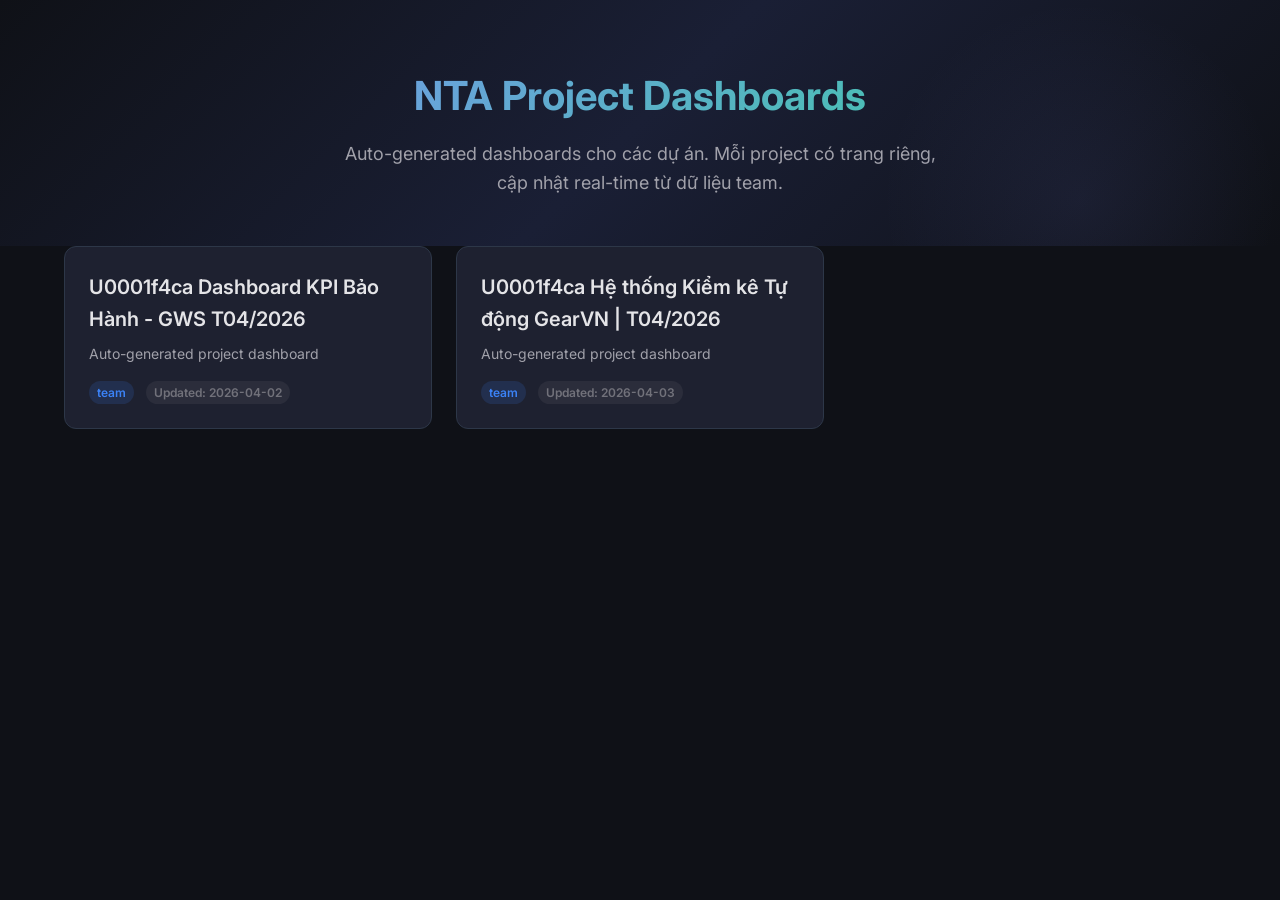
<file: index.html>
<!DOCTYPE html>
<html lang="vi">
<head>
  <meta charset="UTF-8">
  <meta name="viewport" content="width=device-width, initial-scale=1.0">
  <title>NTA Project Dashboards</title>
  <link rel="stylesheet" href="/_shared/theme.css">
  <link href="https://fonts.googleapis.com/css2?family=Inter:wght@400;500;600;700&display=swap" rel="stylesheet">
  <style>
    .hero {
      text-align: center;
      padding: 4rem 1.5rem 3rem;
    }
    .hero h1 {
      font-size: 2.5rem;
      font-weight: 700;
      background: linear-gradient(135deg, #818cf8, #34d399);
      -webkit-background-clip: text;
      -webkit-text-fill-color: transparent;
      background-clip: text;
      margin-bottom: 0.75rem;
    }
    .hero p {
      color: var(--text-secondary);
      font-size: 1.125rem;
      max-width: 600px;
      margin: 0 auto;
    }
    .projects-grid {
      display: grid;
      grid-template-columns: repeat(auto-fill, minmax(320px, 1fr));
      gap: 1.5rem;
      max-width: 1200px;
      margin: 0 auto;
      padding: 0 1.5rem 4rem;
    }
    .project-card {
      text-decoration: none;
      color: inherit;
    }
    .project-card .card {
      height: 100%;
      cursor: pointer;
    }
    .project-card h3 {
      font-size: 1.25rem;
      font-weight: 600;
      margin-bottom: 0.5rem;
      display: flex;
      align-items: center;
      gap: 0.5rem;
    }
    .project-card p {
      color: var(--text-secondary);
      font-size: 0.875rem;
      margin-bottom: 1rem;
    }
    .project-meta {
      display: flex;
      gap: 0.75rem;
      flex-wrap: wrap;
    }
    .empty-state {
      text-align: center;
      padding: 4rem 1.5rem;
      color: var(--text-muted);
    }
    .empty-state p { font-size: 1rem; }

    @media (max-width: 640px) {
      .hero { padding: 2.5rem 1rem 2rem; }
      .hero h1 { font-size: 1.75rem; }
      .projects-grid { grid-template-columns: 1fr; padding: 0 1rem 3rem; }
    }
  </style>
</head>
<body>

<div class="hero">
  <h1>NTA Project Dashboards</h1>
  <p>Auto-generated dashboards cho các dự án. Mỗi project có trang riêng, cập nhật real-time từ dữ liệu team.</p>
</div>

<div class="projects-grid" id="projects">
  <!-- Populated by JS from registry below -->
</div>

<div class="empty-state" id="empty" style="display:none">
  <p>Chưa có project nào. Dùng <code>project_dashboard(action="generate")</code> để tạo dashboard đầu tiên.</p>
</div>

<script>
  // === PROJECT REGISTRY ===
  // Add new projects here. Agent tool appends entries after generation.
  const PROJECTS = [
    {
      slug: "gws-warranty-optimization",
      name: "Dashboard KPI Bảo Hành - GWS T04/2026",
      description: "Auto-generated project dashboard",
      emoji: "\U0001f4ca",
      tags: ["team"],
      updatedAt: "2026-04-02"
    },
    {
      slug: "kiem-ke-t04",
      name: "Hệ thống Kiểm kê Tự động GearVN | T04/2026",
      description: "Auto-generated project dashboard",
      emoji: "\U0001f4ca",
      tags: ["team"],
      updatedAt: "2026-04-03"
    },
    // {
    //   slug: "nta-core-team",
    //   name: "NTA Core Team",
    //   description: "Agent team dashboard — tasks, timeline, workload, activity",
    //   emoji: "🤖",
    //   tags: ["team", "agents"],
    //   updatedAt: "2026-04-02"
    // },
  ];

  const grid = document.getElementById('projects');
  const empty = document.getElementById('empty');

  if (PROJECTS.length === 0) {
    empty.style.display = 'block';
  } else {
    PROJECTS.forEach(function(p) {
      const a = document.createElement('a');
      a.href = '/' + p.slug + '/';
      a.className = 'project-card';
      a.innerHTML = `
        <div class="card">
          <h3>${p.emoji || '📊'} ${p.name}</h3>
          <p>${p.description || ''}</p>
          <div class="project-meta">
            ${(p.tags || []).map(t => `<span class="badge badge-info">${t}</span>`).join('')}
            ${p.updatedAt ? `<span class="badge badge-muted">Updated: ${p.updatedAt}</span>` : ''}
          </div>
        </div>
      `;
      grid.appendChild(a);
    });
  }
</script>

</body>
</html>
</file>
<file: _shared/theme.css>
/* NTA Project Dashboards — Shared Theme v2 */
:root {
  --bg-primary: #0f1117;
  --bg-secondary: #1a1f35;
  --bg-card: #1e2130;
  --bg-card-hover: #252838;
  --bg-nav: rgba(15, 17, 23, 0.85);
  --border: #2d3748;
  --text-primary: #e4e4e7;
  --text-secondary: #a1a1aa;
  --text-muted: #71717a;
  --accent: #818cf8;
  --accent-hover: #6366f1;
  --success: #22c55e;
  --warning: #eab308;
  --danger: #ef4444;
  --info: #3b82f6;
  --radius: 12px;
  --radius-sm: 8px;
  --font: 'Inter', -apple-system, BlinkMacSystemFont, 'Segoe UI', sans-serif;
}

* { margin: 0; padding: 0; box-sizing: border-box; }

body {
  font-family: var(--font);
  background: var(--bg-primary);
  color: var(--text-primary);
  line-height: 1.6;
  -webkit-font-smoothing: antialiased;
  padding-bottom: 80px; /* space for mobile nav */
}

a { color: var(--accent); text-decoration: none; }
a:hover { color: var(--accent-hover); }

/* Layout */
.container { max-width: 1200px; margin: 0 auto; padding: 0 1rem; }

/* Cards */
.card {
  background: var(--bg-card);
  border: 1px solid var(--border);
  border-radius: var(--radius);
  padding: 1.5rem;
  transition: background 0.2s, transform 0.2s;
}
.card:hover {
  background: var(--bg-card-hover);
  transform: translateY(-2px);
}
.card-glow {
  box-shadow: 0 0 20px rgba(129, 140, 248, 0.08);
}

/* Badges */
.badge {
  display: inline-flex;
  align-items: center;
  padding: 2px 8px;
  border-radius: 9999px;
  font-size: 0.75rem;
  font-weight: 600;
  white-space: nowrap;
}
.badge-success { background: rgba(34,197,94,0.15); color: var(--success); }
.badge-warning { background: rgba(234,179,8,0.15); color: var(--warning); }
.badge-danger  { background: rgba(239,68,68,0.15); color: var(--danger); }
.badge-info    { background: rgba(59,130,246,0.15); color: var(--info); }
.badge-muted   { background: rgba(113,113,122,0.15); color: var(--text-muted); }
.badge-accent  { background: rgba(129,140,248,0.15); color: var(--accent); }

/* KPI stat cards */
.stat-card {
  background: var(--bg-card);
  border: 1px solid var(--border);
  border-radius: var(--radius);
  padding: 1.25rem;
  text-align: center;
}
.stat-value {
  font-size: 2rem;
  font-weight: 800;
  line-height: 1.2;
}
.stat-label {
  font-size: 0.75rem;
  color: var(--text-muted);
  margin-top: 0.25rem;
}

/* Progress bar */
.progress-bar {
  height: 8px;
  background: var(--border);
  border-radius: 4px;
  overflow: hidden;
}
.progress-fill {
  height: 100%;
  border-radius: 4px;
  transition: width 0.8s ease;
}

/* Hero section */
.hero {
  background: linear-gradient(135deg, #0f1117 0%, #1a1f35 50%, #0f1117 100%);
  position: relative;
  overflow: hidden;
}
.hero::before {
  content: '';
  position: absolute;
  top: 0; right: 0;
  width: 400px; height: 400px;
  background: radial-gradient(circle, rgba(129,140,248,0.08) 0%, transparent 70%);
}
.gradient-text {
  background: linear-gradient(135deg, var(--accent), #a78bfa, #f472b6);
  -webkit-background-clip: text;
  -webkit-text-fill-color: transparent;
  background-clip: text;
}

/* Section headers */
.section-header {
  font-size: 1.25rem;
  font-weight: 700;
  margin-bottom: 1rem;
  display: flex;
  align-items: center;
  gap: 0.5rem;
}

/* Milestone timeline */
.milestone-item {
  display: flex;
  gap: 1rem;
  padding: 1rem 0;
  border-left: 2px solid var(--border);
  padding-left: 1.5rem;
  position: relative;
}
.milestone-item::before {
  content: '';
  position: absolute;
  left: -8px; top: 1.25rem;
  width: 14px; height: 14px;
  border-radius: 50%;
  border: 2px solid var(--accent);
  background: var(--bg-primary);
}
.milestone-item.done::before { background: var(--success); border-color: var(--success); }
.milestone-item.at-risk::before { background: var(--warning); border-color: var(--warning); }
.milestone-item.missed::before { background: var(--danger); border-color: var(--danger); }

/* Decision cards */
.decision-tag {
  display: inline-flex;
  align-items: center;
  padding: 2px 6px;
  border-radius: 4px;
  font-size: 0.7rem;
  font-weight: 700;
  background: rgba(59,130,246,0.15);
  color: var(--info);
}

/* Alert cards */
.alert {
  border-radius: var(--radius);
  padding: 1rem 1.25rem;
  display: flex;
  align-items: flex-start;
  gap: 0.75rem;
  margin-bottom: 0.75rem;
}
.alert-danger { background: rgba(239,68,68,0.1); border: 1px solid rgba(239,68,68,0.25); }
.alert-warning { background: rgba(234,179,8,0.1); border: 1px solid rgba(234,179,8,0.25); }
.alert-info { background: rgba(59,130,246,0.1); border: 1px solid rgba(59,130,246,0.25); }

/* Task rows */
.task-row {
  display: flex;
  align-items: center;
  gap: 0.75rem;
  padding: 0.625rem 1rem;
  border-bottom: 1px solid var(--border);
  font-size: 0.875rem;
}
.task-row:hover { background: var(--bg-card-hover); }
.task-id { font-weight: 700; min-width: 3rem; }
.task-subject { flex: 1; }

/* Filter chips */
.filter-chip {
  display: inline-flex;
  align-items: center;
  padding: 0.375rem 0.875rem;
  border-radius: 9999px;
  font-size: 0.8rem;
  font-weight: 500;
  border: 1px solid var(--border);
  background: transparent;
  color: var(--text-secondary);
  cursor: pointer;
  transition: all 0.15s;
}
.filter-chip:hover { border-color: var(--accent); color: var(--text-primary); }
.filter-chip.active { background: var(--accent); color: #fff; border-color: var(--accent); }

/* Sprint cards */
.sprint-card {
  background: var(--bg-card);
  border: 1px solid var(--border);
  border-radius: var(--radius);
  padding: 1.25rem;
}
.sprint-card.active { border-color: var(--accent); }
.sprint-card.overdue { border-color: var(--danger); }

/* Tables (responsive) */
.table-wrap { overflow-x: auto; }
.table-wrap table { width: 100%; min-width: 600px; border-collapse: collapse; }
.table-wrap th { font-size: 0.75rem; color: var(--text-muted); text-align: left; padding: 0.5rem 1rem; border-bottom: 1px solid var(--border); }
.table-wrap td { padding: 0.625rem 1rem; border-bottom: 1px solid var(--border); font-size: 0.875rem; }

/* Scrollbar */
::-webkit-scrollbar { width: 6px; height: 6px; }
::-webkit-scrollbar-track { background: transparent; }
::-webkit-scrollbar-thumb { background: var(--border); border-radius: 3px; }

/* Responsive */
@media (max-width: 640px) {
  .card { padding: 1rem; }
  .stat-value { font-size: 1.5rem; }
  body { padding-bottom: 90px; }
}
</file>
